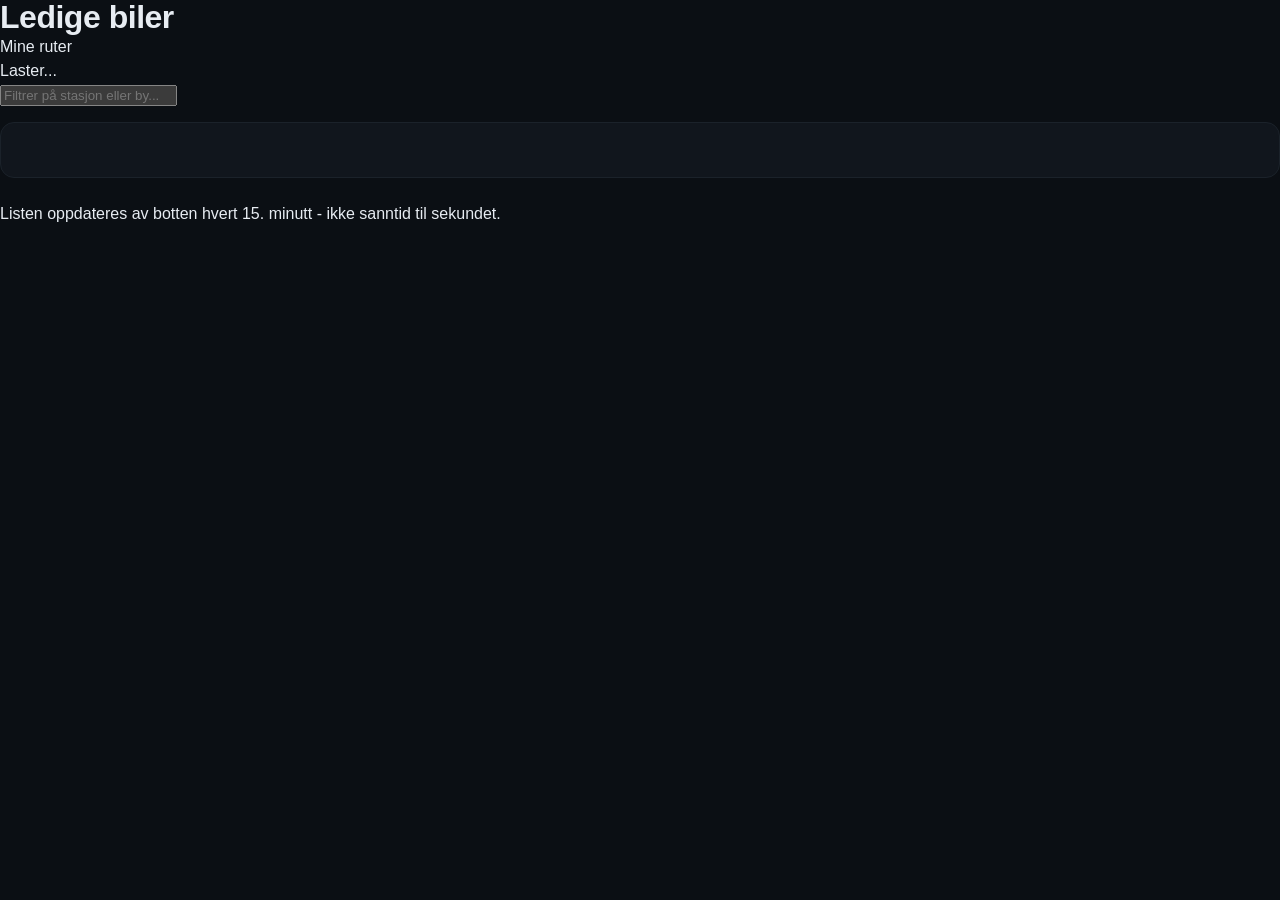
<file: docs/Oversikt.html>
<!DOCTYPE html>
<html lang="no">
<head>
<meta charset="UTF-8" />
<meta name="viewport" content="width=device-width, initial-scale=1.0" />
<title>Ledige biler - Freerider</title>
<link rel="preconnect" href="https://fonts.googleapis.com" />
<link rel="preconnect" href="https://fonts.gstatic.com" crossorigin />
<link href="https://fonts.googleapis.com/css2?family=Oswald:wght@500;600&family=Work+Sans:wght@400;500;600&family=IBM+Plex+Mono:wght@400;500&display=swap" rel="stylesheet" />
<link rel="stylesheet" href="style.css" />
</head>
<body>
<div class="wrap">

  <header class="top">
    <h1>Ledige <span class="free">biler</span></h1>
    <a class="icon-btn" href="index.html" style="text-decoration:none; display:inline-block;">Mine ruter</a>
  </header>
  <p class="subtitle" id="updatedLine">Laster...</p>

  <input type="text" id="filterInput" placeholder="Filtrer på stasjon eller by..." style="margin-bottom:16px;" />

  <div class="panel">
    <div class="route-list" id="liveList"></div>
  </div>

  <footer class="foot">Listen oppdateres av botten hvert 15. minutt - ikke sanntid til sekundet.</footer>
</div>

<script src="oversikt.js"></script>
</body>
</html>
</file>
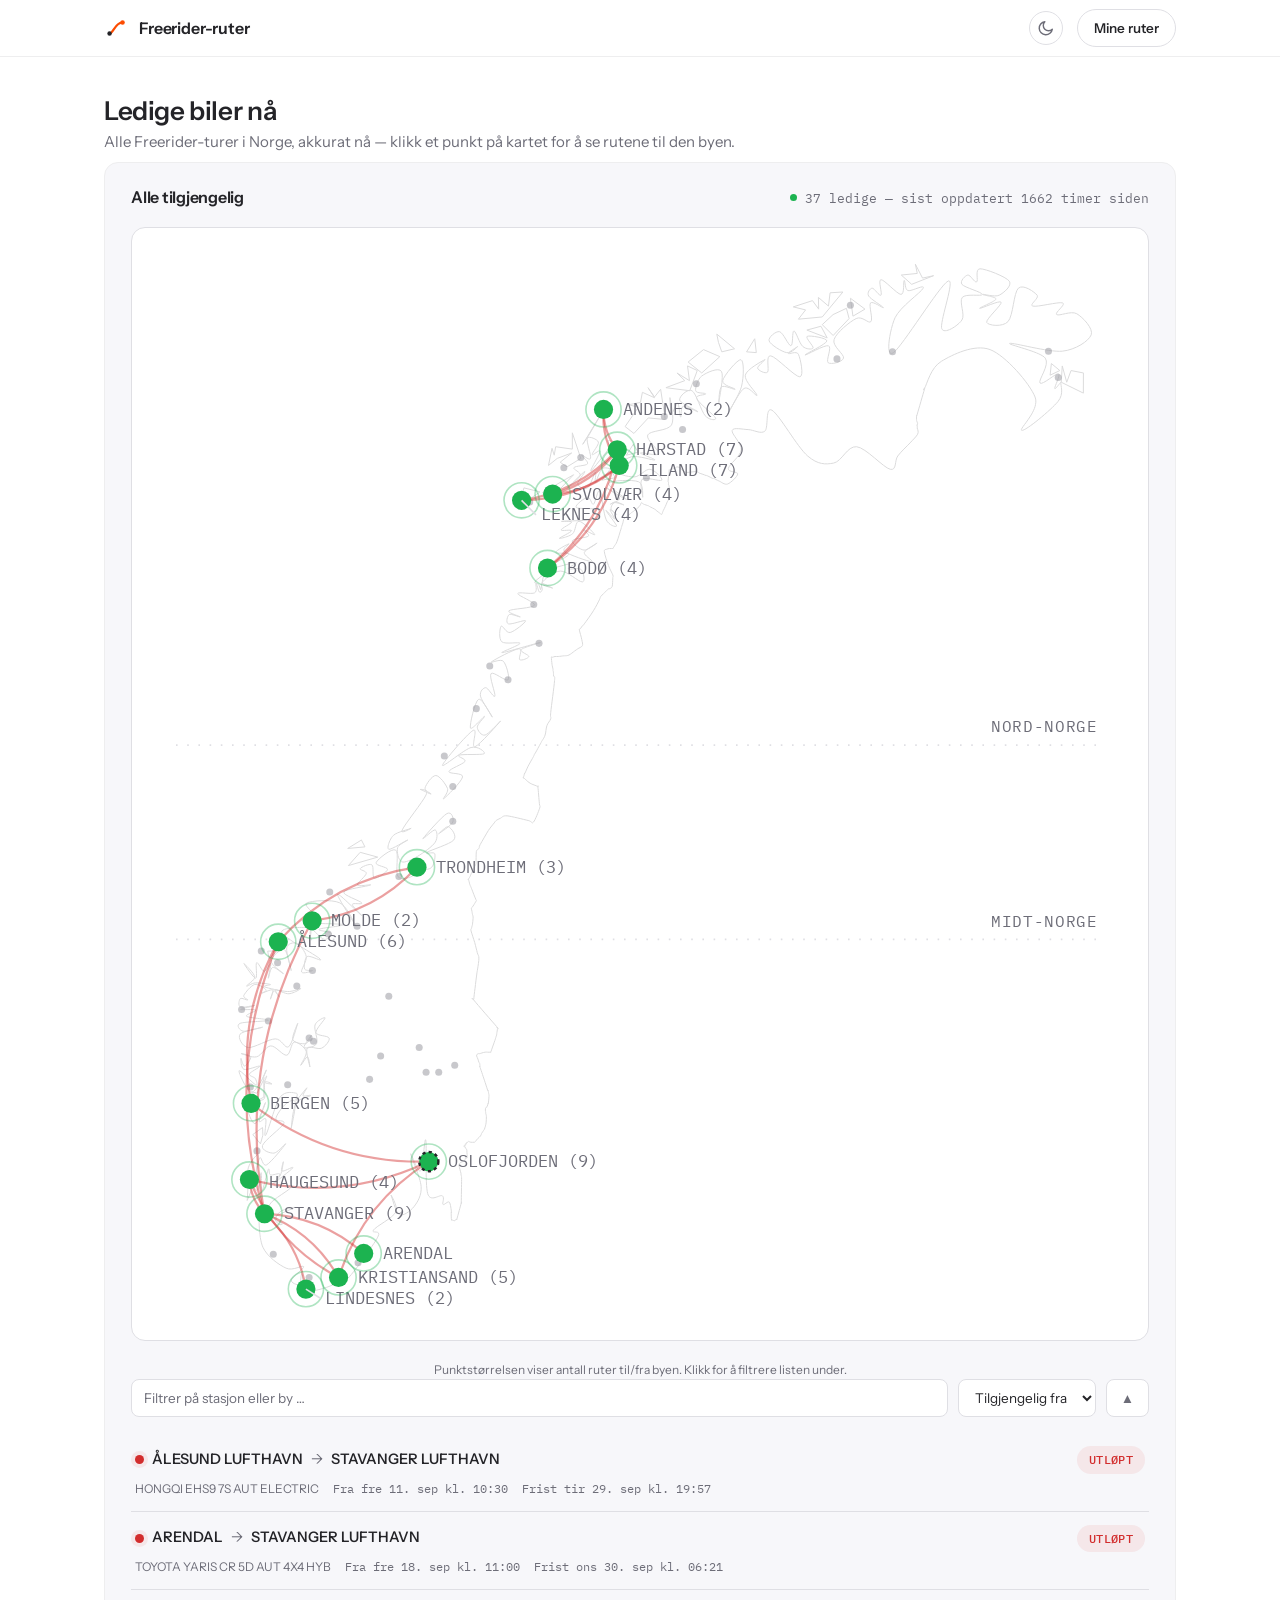
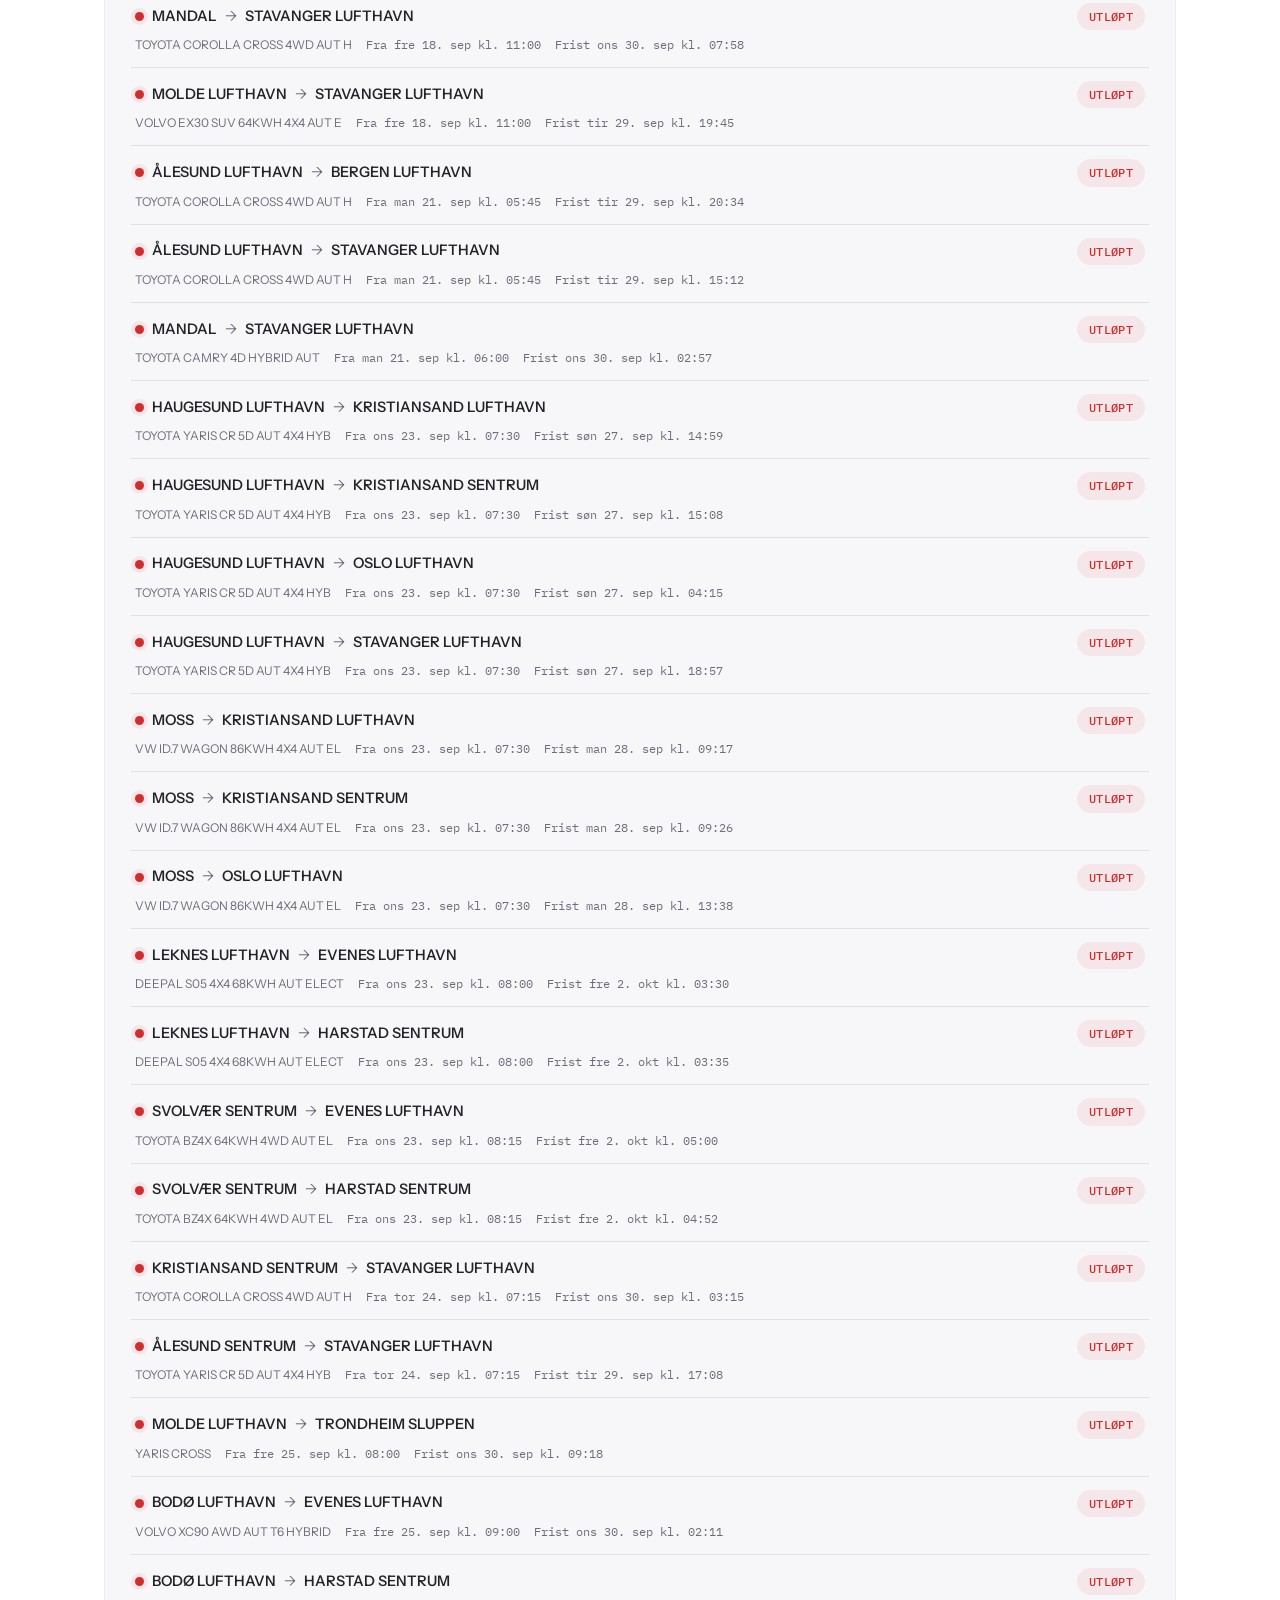
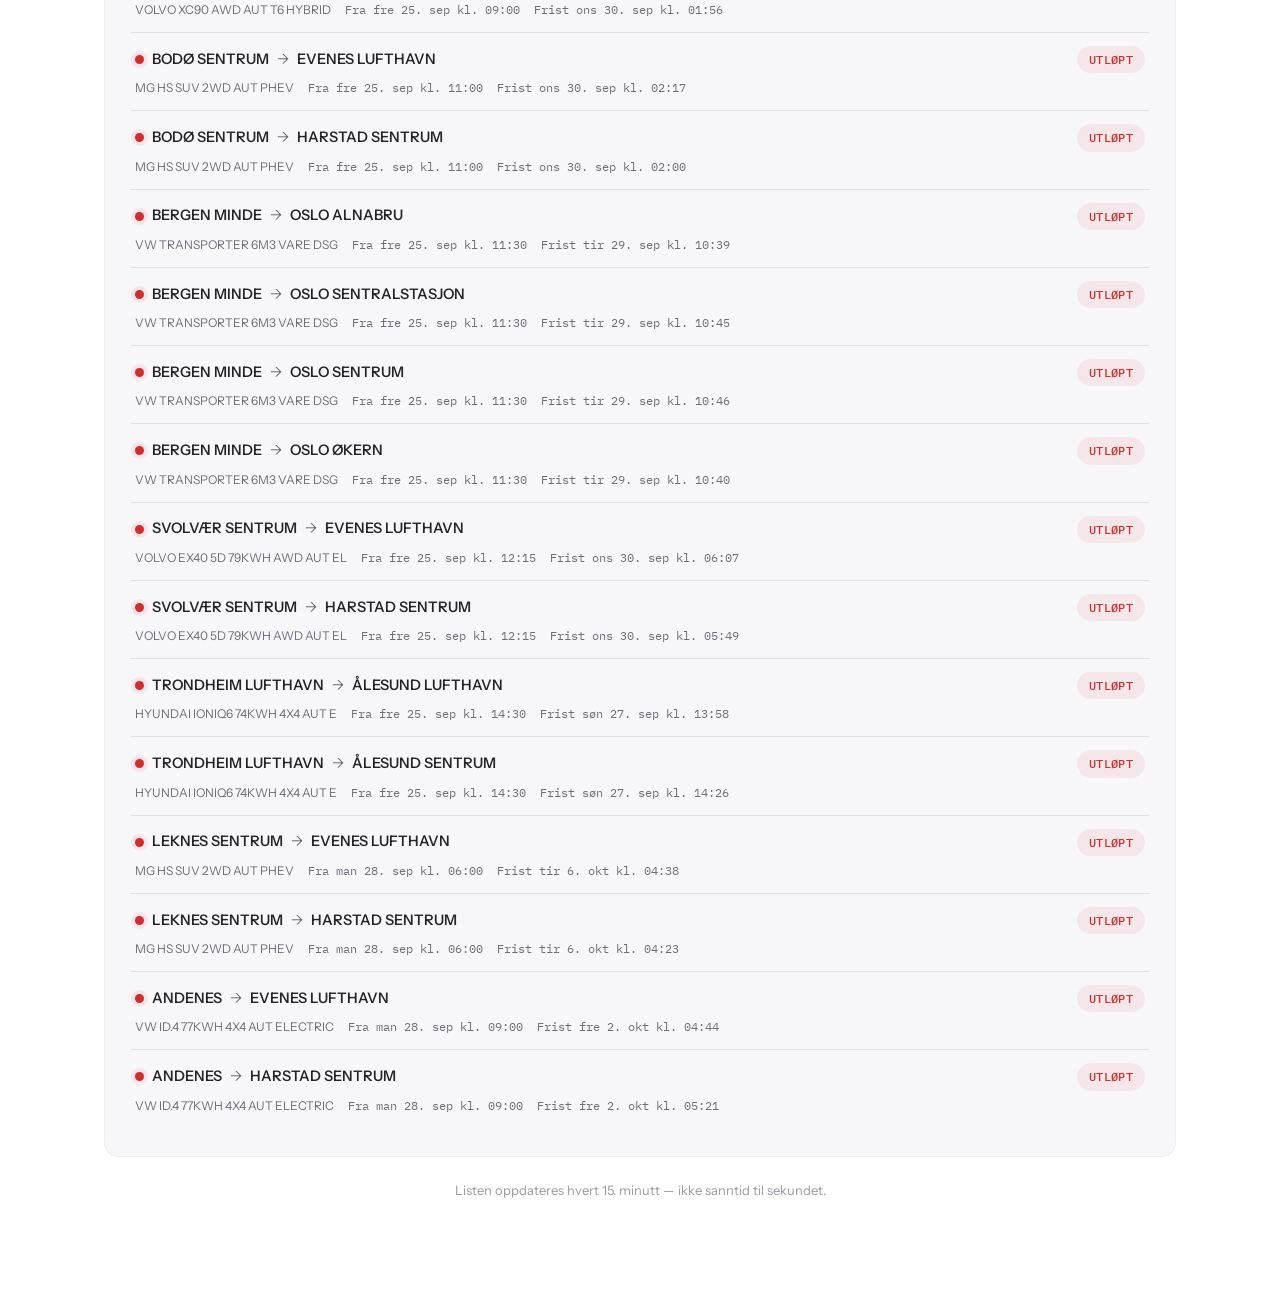
<file: docs/oversikt.html>
<!DOCTYPE html>
<html lang="no">
<head>
<meta charset="UTF-8" />
<script>
  (function () {
    try {
      var saved = localStorage.getItem("ffr-theme");
      var theme = saved || (window.matchMedia("(prefers-color-scheme: light)").matches ? "light" : "dark");
      document.documentElement.dataset.theme = theme;
    } catch (e) {}
  })();
</script>
<meta name="viewport" content="width=device-width, initial-scale=1, viewport-fit=cover" />
<title>Ledige biler — Freerider-ruter</title>
<link rel="icon" type="image/svg+xml" href="data:image/svg+xml,%3Csvg%20xmlns%3D%22http%3A//www.w3.org/2000/svg%22%20viewBox%3D%220%200%2028%2028%22%3E%3Crect%20width%3D%2228%22%20height%3D%2228%22%20rx%3D%227%22%20fill%3D%22%25230b0f14%22/%3E%3Cpath%20d%3D%22M6%2020%20C%2010%2020%2012%208%2020%208%22%20stroke%3D%22%25234c8dff%22%20stroke-width%3D%222.4%22%20fill%3D%22none%22%20stroke-linecap%3D%22round%22/%3E%3Ccircle%20cx%3D%226%22%20cy%3D%2220%22%20r%3D%222.4%22%20fill%3D%22%2523e7ecf2%22/%3E%3Ccircle%20cx%3D%2220%22%20cy%3D%228%22%20r%3D%222.4%22%20fill%3D%22%25234c8dff%22/%3E%3C/svg%3E" />
<link rel="preconnect" href="https://fonts.googleapis.com" />
<link rel="preconnect" href="https://fonts.gstatic.com" crossorigin />
<link href="https://fonts.googleapis.com/css2?family=Instrument+Sans:wght@400;500;590;620&family=IBM+Plex+Mono:wght@400;500&display=swap" rel="stylesheet" />
<link rel="stylesheet" href="style.css" />
</head>
<body>

<nav class="nav">
  <div class="shell nav-row">
    <a class="brand" href="index.html">
      <svg class="brand-mark" viewBox="0 0 28 28" width="26" height="26" aria-hidden="true">
        <rect width="28" height="28" rx="7" fill="var(--surface-raised)" />
        <path d="M6 20 C 10 20 12 8 20 8" stroke="var(--accent)" stroke-width="2.4" fill="none" stroke-linecap="round" />
        <circle cx="6" cy="20" r="2.4" fill="var(--ink)" />
        <circle cx="20" cy="8" r="2.4" fill="var(--accent)" />
      </svg>
      <span class="brand-text">Freerider-ruter</span>
    </a>
    <div class="nav-links"></div>
    <div class="nav-actions">
      <button type="button" id="themeToggleBtn" class="theme-toggle-btn" aria-label="Bytt tema"></button>
      <a class="btn btn-secondary btn-small" href="app.html">Mine ruter</a>
    </div>
  </div>
</nav>

<div class="shell app-header">
  <h1>Ledige biler nå</h1>
  <p>Alle Freerider-turer i Norge, akkurat nå — klikk et punkt på kartet for å se rutene til den byen.</p>
</div>

<div class="shell" style="max-width: var(--max); padding-bottom: 100px;">
  <section class="panel">
    <div class="panel-head">
      <h2>Alle tilgjengelig</h2>
      <div class="board-live">
        <span class="pulse"></span>
        <span id="updatedLine">Laster …</span>
      </div>
    </div>
    <div class="board">
      <div class="board-map-wrap" id="mapWrap"></div>
      <p class="board-map-hint">Punktstørrelsen viser antall ruter til/fra byen. Klikk for å filtrere listen under.</p>

      <div id="selectionBar" class="board-selection" style="display:none;">
        <span id="selectionText"></span>
        <button type="button" id="clearSelectionBtn">Vis alle &#10005;</button>
      </div>

      <div class="board-controls">
        <input type="text" id="filterInput" placeholder="Filtrer på stasjon eller by …" />
        <select id="sortField">
          <option value="available_at">Tilgjengelig fra</option>
          <option value="expire_time">Hentefrist</option>
          <option value="from">Fra (alfabetisk)</option>
          <option value="to">Til (alfabetisk)</option>
          <option value="car_model">Bil (alfabetisk)</option>
        </select>
        <button type="button" id="sortDirBtn" title="Bytt sorteringsretning">&#9650;</button>
      </div>

      <div class="board-list" id="liveList"></div>
    </div>
  </section>

  <p style="font-size:13px; color:var(--ink-tertiary); text-align:center; margin-top:16px;">Listen oppdateres hvert 15. minutt — ikke sanntid til sekundet.</p>
</div>

<script src="theme.js"></script>
<script src="route-map.js"></script>
<script src="oversikt.js"></script>
</body>
</html>
</file>
<file: docs/style.css>
/* ===================================================================
   Freerider-ruter — design system
   Retning: "nattkjøring / instrumentpanel" — mørkt, rolig, med et
   presist lys av rute- og statusfarger, forankret i selve produktet
   (biler, ruter, sanntids-tilgjengelighet) snarere enn en generisk
   mørk SaaS-standard. Inspirert av bilmerker og bildelings-tjenester
   som selv bruker en gjennomført mørk identitet (Polestar, Turo),
   og av avgangstavler/rutekart for selve dataen.
   =================================================================== */

/* ===================================================================
   Freerider-ruter — design system
   To temaer, samme identitet: "nattkjøring / instrumentpanel" i mørk
   modus, en rolig lys variant i lys modus. Begge deler samme rute- og
   statusfarge-logikk (blå aksent, grønn = ledig, oransje = haster),
   forankret i selve produktet snarere enn en generisk SaaS-standard.
   Styres av data-theme på <html>, satt av theme.js.
   =================================================================== */

:root {
  --radius-sm: 8px;
  --radius-md: 14px;
  --radius-lg: 22px;
  --radius-pill: 999px;

  --max: 1120px;
  --max-narrow: 720px;
}

/* --- Mørkt tema (standard, og fallback før theme.js rekker å kjøre) --- */
:root,
:root[data-theme="dark"] {
  color-scheme: dark;

  --ink: #e7ecf2;              /* primærtekst — nesten hvit, ikke ren #fff */
  --ink-secondary: #98a3af;    /* sekundærtekst, bildetekster */
  --ink-tertiary: #62707d;     /* minst fremtredende tekst, placeholders */

  /* Tre lag med overflate — hvert lag lysere enn det forrige, siden
     "heving" i mørk UI betyr lysere, ikke mørkere. */
  --surface: #0b0f14;          /* sidebunn */
  --surface-alt: #11161d;      /* panel/kort ett hakk hevet over bunnen */
  --surface-raised: #161c24;   /* nøstet innhold, aktiv tilstand, to hakk hevet */

  --line: #29323d;
  --line-soft: #1b222a;
  --line-dark: rgba(255, 255, 255, 0.14);

  --accent: #ff7a45;           /* varm oransje, lysnet for kontrast mot mørk bunn */
  --accent-hover: #ff9466;
  --accent-soft: rgba(255, 122, 69, 0.16);

  --available: #3ddc84;        /* rute-grønn: en ledig bil finnes */
  --available-soft: rgba(61, 220, 132, 0.14);

  --urgent: #ff6161;           /* rødt: tydelig forskjellig fra den oransje aksenten */
  --urgent-soft: rgba(255, 97, 97, 0.14);

  --shadow-card: 0 1px 0 rgba(255, 255, 255, 0.03) inset, 0 10px 24px rgba(0, 0, 0, 0.35);
  --shadow-raised: 0 1px 0 rgba(255, 255, 255, 0.04) inset, 0 20px 48px rgba(0, 0, 0, 0.5);

  --nav-blur-bg: rgba(11, 15, 20, 0.74);
  --glow-available: rgba(61, 220, 132, 0.45);
  --glow-available-ring: rgba(61, 220, 132, 0.5);
  --glow-urgent: rgba(255, 97, 97, 0.45);
}

/* --- Lyst tema (Strava-inspirert: hvitt, nesten-svart tekst, én sterk oransje) --- */
:root[data-theme="light"] {
  color-scheme: light;

  --ink: #242428;
  --ink-secondary: #6d6d78;
  --ink-tertiary: #9a9aa3;

  --surface: #ffffff;
  --surface-alt: #f7f7fa;
  --surface-raised: #ffffff;

  --line: #dfdfe4;
  --line-soft: #eeeeef;
  --line-dark: rgba(0, 0, 0, 0.1);

  --accent: #fc4c02;           /* Strava-oransje */
  --accent-hover: #e04401;
  --accent-soft: rgba(252, 76, 2, 0.08);

  --available: #1cb350;
  --available-soft: rgba(28, 179, 80, 0.1);

  --urgent: #d22d2d;
  --urgent-soft: rgba(210, 45, 45, 0.08);

  --shadow-card: 0 1px 2px rgba(0, 0, 0, 0.04), 0 8px 24px rgba(0, 0, 0, 0.05);
  --shadow-raised: 0 2px 6px rgba(0, 0, 0, 0.06), 0 16px 40px rgba(0, 0, 0, 0.08);

  --nav-blur-bg: rgba(255, 255, 255, 0.78);
  --glow-available: rgba(0, 0, 0, 0);
  --glow-available-ring: rgba(31, 122, 77, 0.35);
  --glow-urgent: rgba(0, 0, 0, 0);
}

/* --- Reset ----------------------------------------------------- */

* {
  box-sizing: border-box;
}

html {
  -webkit-text-size-adjust: 100%;
  scroll-behavior: smooth;
  scroll-padding-top: env(safe-area-inset-top, 0px);
}

@media (prefers-reduced-motion: reduce) {
  html {
    scroll-behavior: auto;
  }
  * {
    animation-duration: 0.001ms !important;
    animation-iteration-count: 1 !important;
    transition-duration: 0.001ms !important;
  }
}

html,
body {
  overflow-x: hidden;
}

body {
  margin: 0;
  background: var(--surface);
  color: var(--ink);
  font-family: "Instrument Sans", -apple-system, BlinkMacSystemFont, "Segoe UI",
    sans-serif;
  line-height: 1.5;
  -webkit-font-smoothing: antialiased;
}

img,
svg {
  display: block;
  max-width: 100%;
}

a {
  color: inherit;
}

button,
input,
select {
  font-family: inherit;
}

.mono {
  font-family: "IBM Plex Mono", ui-monospace, Menlo, Consolas, monospace;
  font-feature-settings: "tnum";
}

/* --- Typografi ---------------------------------------------------- */

h1,
h2,
h3,
h4 {
  margin: 0;
  font-weight: 590;
  letter-spacing: -0.015em;
  line-height: 1.08;
}

.display-1 {
  font-size: clamp(38px, 6.4vw, 68px);
  font-weight: 620;
  letter-spacing: -0.025em;
  line-height: 1.04;
}

.display-2 {
  font-size: clamp(30px, 4.4vw, 44px);
  letter-spacing: -0.02em;
  line-height: 1.08;
}

.display-3 {
  font-size: clamp(22px, 2.6vw, 28px);
}

.lede {
  font-size: clamp(17px, 2vw, 21px);
  color: var(--ink-secondary);
  line-height: 1.5;
  max-width: 46ch;
}

p {
  margin: 0;
}

.eyebrow {
  font-size: 14px;
  color: var(--accent);
  font-weight: 600;
  margin: 0 0 10px;
}

/* --- Layout ------------------------------------------------------- */

.shell {
  max-width: var(--max);
  margin: 0 auto;
  padding: 0 24px;
}

.shell-narrow {
  max-width: var(--max-narrow);
  margin: 0 auto;
  padding: 0 24px;
}

section {
  padding: 96px 0;
}

@media (max-width: 720px) {
  section {
    padding: 64px 0;
  }
}

.section-alt {
  background: var(--surface-alt);
}

.section-accent {
  background: var(--accent);
  color: #ffffff;
}

.section-accent .ink-secondary,
.section-accent .lede {
  color: rgba(255, 255, 255, 0.72);
}

.section-accent .eyebrow {
  color: rgba(255, 255, 255, 0.72);
}

/* --- Navigasjon ----------------------------------------------------- */

.nav {
  position: sticky;
  top: env(safe-area-inset-top, 0px);
  z-index: 40;
  background: var(--nav-blur-bg);
  backdrop-filter: saturate(180%) blur(16px);
  -webkit-backdrop-filter: saturate(180%) blur(16px);
  border-bottom: 1px solid var(--line-soft);
}

.nav-row {
  display: flex;
  align-items: center;
  justify-content: space-between;
  height: 56px;
}

.brand {
  display: flex;
  align-items: center;
  gap: 9px;
  font-size: 16px;
  font-weight: 620;
  letter-spacing: -0.01em;
  text-decoration: none;
  color: var(--ink);
}

.brand-mark {
  flex: none;
}

.brand-text {
  white-space: nowrap;
}

.nav-links {
  display: flex;
  align-items: center;
  gap: 28px;
  font-size: 14.5px;
}

.nav-links a {
  text-decoration: none;
  color: var(--ink-secondary);
}

.nav-links a:hover {
  color: var(--ink);
}

.nav-actions {
  display: flex;
  align-items: center;
  gap: 14px;
}

@media (max-width: 640px) {
  .nav-links {
    display: none;
  }
  .app-nav .nav-links {
    display: flex;
    font-size: 13px;
    gap: 12px;
  }
  .nav-actions {
    gap: 8px;
  }
  .brand {
    font-size: 15px;
  }
}

@media (max-width: 480px) {
  .brand-text {
    display: none;
  }
}

@media (max-width: 420px) {
  .app-user .email {
    display: none;
  }
}

/* --- Knapper -------------------------------------------------------- */

.btn {
  display: inline-flex;
  align-items: center;
  justify-content: center;
  gap: 8px;
  font-size: 15px;
  font-weight: 560;
  border-radius: var(--radius-pill);
  padding: 11px 22px;
  border: 1px solid transparent;
  cursor: pointer;
  text-decoration: none;
  white-space: nowrap;
  transition: background 0.15s ease, border-color 0.15s ease, color 0.15s ease,
    transform 0.15s ease;
}

.btn:active {
  transform: scale(0.98);
}

.btn-primary {
  background: var(--accent);
  color: #fff;
}

.btn-primary:hover {
  background: var(--accent-hover);
}

.btn-secondary {
  background: var(--surface);
  color: var(--ink);
  border-color: var(--line);
}

.btn-secondary:hover {
  border-color: var(--ink-tertiary);
}

.btn-on-accent {
  background: #ffffff;
  color: var(--accent);
  border-color: transparent;
}

.btn-on-accent:hover {
  background: #eef4ff;
}

.btn-text {
  background: none;
  border: none;
  padding: 4px 0;
  color: var(--accent);
  font-weight: 560;
  font-size: 15px;
  cursor: pointer;
}

.btn-small {
  padding: 8px 16px;
  font-size: 13.5px;
}

.theme-toggle-btn {
  display: inline-flex;
  align-items: center;
  justify-content: center;
  width: 34px;
  height: 34px;
  border-radius: 50%;
  border: 1px solid var(--line);
  background: var(--surface);
  color: var(--ink-secondary);
  cursor: pointer;
  flex: none;
  padding: 0;
}

.theme-toggle-btn:hover {
  color: var(--ink);
  border-color: var(--ink-tertiary);
}

.btn-block {
  width: 100%;
}

.btn:disabled {
  opacity: 0.5;
  cursor: default;
}

button:focus-visible,
a:focus-visible,
input:focus-visible {
  outline: 2px solid var(--accent);
  outline-offset: 2px;
}

/* --- Hero ------------------------------------------------------------- */

.hero {
  padding: 88px 0 40px;
  text-align: center;
}

.hero-actions {
  display: flex;
  gap: 14px;
  flex-wrap: wrap;
  justify-content: center;
  margin-top: 30px;
}

.hero .lede {
  margin: 18px auto 0;
  text-align: center;
}

.hero-art {
  margin-top: 64px;
}

/* --- Funksjoner (vekslende) --------------------------------------------- */

.feature-row {
  display: grid;
  grid-template-columns: 1fr 1fr;
  gap: 72px;
  align-items: center;
}

.feature-row + .feature-row {
  margin-top: 104px;
}

.feature-row.reverse .feature-copy {
  order: 2;
}

.feature-copy h3 {
  font-size: clamp(24px, 3vw, 32px);
  margin-bottom: 14px;
}

.feature-copy p {
  color: var(--ink-secondary);
  font-size: 17px;
  line-height: 1.6;
  max-width: 42ch;
}

.feature-art {
  background: var(--surface-alt);
  border-radius: var(--radius-lg);
  padding: 40px;
  display: flex;
  align-items: center;
  justify-content: center;
  min-height: 280px;
}

@media (max-width: 860px) {
  .feature-row,
  .feature-row.reverse .feature-copy {
    grid-template-columns: 1fr;
    order: initial;
  }
  .feature-row {
    display: flex;
    flex-direction: column;
    gap: 32px;
  }
  .feature-row.reverse {
    flex-direction: column;
  }
}

/* --- Steg (genuint sekvensielt, derfor nummerert) --------------------- */

.steps {
  display: grid;
  grid-template-columns: repeat(3, 1fr);
  gap: 40px;
  margin-top: 56px;
}

@media (max-width: 780px) {
  .steps {
    grid-template-columns: 1fr;
    gap: 36px;
  }
}

.step-num {
  font-family: "IBM Plex Mono", monospace;
  font-size: 14px;
  color: var(--accent);
  border: 1px solid var(--line);
  width: 30px;
  height: 30px;
  border-radius: 50%;
  display: flex;
  align-items: center;
  justify-content: center;
  margin-bottom: 18px;
}

.step h4 {
  font-size: 18px;
  margin-bottom: 8px;
}

.step p {
  color: var(--ink-secondary);
  font-size: 15px;
  line-height: 1.6;
}

/* --- CTA-bånd ----------------------------------------------------------- */

.cta-band {
  text-align: center;
}

.cta-band .display-2 {
  margin-bottom: 22px;
}

/* --- Footer --------------------------------------------------------- */

.site-footer {
  border-top: 1px solid var(--line-soft);
  padding: 40px 0;
}

.footer-row {
  display: flex;
  justify-content: space-between;
  align-items: center;
  flex-wrap: wrap;
  gap: 16px;
  font-size: 13.5px;
  color: var(--ink-tertiary);
}

.footer-row a {
  color: var(--ink-tertiary);
  text-decoration: none;
}

.footer-row a:hover {
  color: var(--ink-secondary);
}

.footer-links {
  display: flex;
  gap: 20px;
}

/* --- Auth-kort (login/signup) ---------------------------------------- */

.auth-shell {
  min-height: 100vh;
  display: flex;
  flex-direction: column;
}

.auth-center {
  flex: 1;
  display: flex;
  align-items: center;
  justify-content: center;
  padding: 40px 20px;
}

.auth-card {
  width: 100%;
  max-width: 380px;
  background: var(--surface-alt);
  border: 1px solid var(--line-soft);
  border-radius: var(--radius-lg);
  padding: 36px 30px;
  box-shadow: var(--shadow-raised);
}

.auth-card h1 {
  font-size: 24px;
  text-align: center;
  margin-bottom: 6px;
}

.auth-card .sub {
  text-align: center;
  color: var(--ink-secondary);
  font-size: 14.5px;
  margin-bottom: 32px;
}

.auth-tabs {
  display: flex;
  background: var(--surface);
  border-radius: var(--radius-pill);
  padding: 4px;
  margin-bottom: 28px;
}

.auth-tabs button {
  flex: 1;
  border: none;
  background: none;
  padding: 9px;
  border-radius: var(--radius-pill);
  font-size: 14px;
  font-weight: 560;
  color: var(--ink-secondary);
  cursor: pointer;
}

.auth-tabs button.active {
  background: var(--surface-raised);
  color: var(--ink);
  box-shadow: var(--shadow-card);
}

.field {
  margin-bottom: 16px;
}

.field label {
  display: block;
  font-size: 13px;
  color: var(--ink-secondary);
  margin-bottom: 6px;
}

.field input {
  width: 100%;
  background: var(--surface);
  border: 1px solid var(--line);
  border-radius: var(--radius-sm);
  padding: 12px 14px;
  font-size: 15px;
  color: var(--ink);
}

.field input:focus {
  border-color: var(--accent);
  outline: none;
  box-shadow: 0 0 0 3px var(--accent-soft);
}

.auth-status {
  font-size: 13.5px;
  border-radius: var(--radius-sm);
  padding: 10px 12px;
  margin-bottom: 16px;
  display: none;
}

.auth-status.show {
  display: block;
}

.auth-status.error {
  background: var(--urgent-soft);
  color: var(--urgent);
}

.auth-status.success {
  background: var(--available-soft);
  color: var(--available);
}

.auth-foot {
  text-align: center;
  margin-top: 22px;
  font-size: 13.5px;
  color: var(--ink-secondary);
}

.auth-foot a {
  color: var(--accent);
  text-decoration: none;
}

/* --- App-header (innlogget) -------------------------------------------- */

.app-nav {
  border-bottom: 1px solid var(--line-soft);
  background: var(--surface);
}

.app-nav .nav-row {
  height: 64px;
}

.app-user {
  display: flex;
  align-items: center;
  gap: 14px;
  font-size: 14px;
  color: var(--ink-secondary);
}

.app-user .email {
  color: var(--ink);
  font-weight: 560;
}

.app-header {
  padding-top: 40px;
  padding-bottom: 8px;
}

.app-header h1 {
  font-size: 26px;
}

.app-header p {
  color: var(--ink-secondary);
  margin-top: 6px;
  font-size: 15px;
}

/* --- Paneler (dashbord) -------------------------------------------- */

.panel {
  background: var(--surface-alt);
  border: 1px solid var(--line-soft);
  border-radius: var(--radius-md);
  padding: 26px 26px 28px;
  margin-bottom: 24px;
}

.panel-head {
  display: flex;
  align-items: center;
  justify-content: space-between;
  gap: 8px 12px;
  flex-wrap: wrap;
  margin-bottom: 20px;
}

.panel-head h2 {
  font-size: 16px;
  font-weight: 620;
}

.panel-head .hint {
  font-size: 13px;
  color: var(--ink-tertiary);
}

/* Telegram-tilkobling: statuslinje med prikk, ikke et generisk SaaS-kort */

.connect-row {
  display: flex;
  align-items: center;
  justify-content: space-between;
  gap: 16px;
  flex-wrap: wrap;
}

.connect-status {
  display: flex;
  align-items: center;
  gap: 10px;
  font-size: 14.5px;
}

.dot {
  width: 9px;
  height: 9px;
  border-radius: 50%;
  background: var(--ink-tertiary);
  flex: none;
}

.dot.on {
  background: var(--available);
  box-shadow: 0 0 0 4px var(--available-soft);
}

.dot.off {
  background: var(--ink-tertiary);
}

.dot.urgent {
  background: var(--urgent);
  box-shadow: 0 0 0 4px var(--urgent-soft);
}

/* --- Legg til rute --------------------------------------------------- */

.add-grid {
  display: grid;
  grid-template-columns: 1fr auto 1fr;
  align-items: end;
  gap: 12px;
}

.add-grid .arrow-col {
  color: var(--accent);
  padding-bottom: 13px;
  font-size: 17px;
}

@media (max-width: 560px) {
  .add-grid {
    grid-template-columns: 1fr;
  }
  .add-grid .arrow-col {
    text-align: center;
    padding: 0;
  }
}

.mode-toggle {
  display: flex;
  gap: 8px;
  margin-bottom: 12px;
}

.mode-toggle button {
  flex: 1;
  background: var(--surface);
  border: 1px solid transparent;
  color: var(--ink-secondary);
  border-radius: var(--radius-sm);
  padding: 8px;
  font-size: 13px;
  cursor: pointer;
}

.mode-toggle button.active {
  border-color: var(--accent);
  color: var(--accent);
  background: var(--accent-soft);
}

.field input[list] {
  margin-bottom: 0;
}

/* --- Ruteliste ---------------------------------------------------------- */

.route-list {
  display: flex;
  flex-direction: column;
  gap: 12px;
}

.route-card {
  position: relative;
  background: var(--surface-raised);
  border-radius: var(--radius-sm);
  padding: 16px 20px;
  display: flex;
  align-items: center;
  justify-content: space-between;
  gap: 16px;
  flex-wrap: wrap;
}

.route-path {
  display: flex;
  align-items: baseline;
  gap: 10px;
  font-size: 15px;
  font-weight: 560;
}

.route-arrow {
  color: var(--accent);
}

.route-meta {
  font-size: 13px;
  color: var(--ink-secondary);
}

.remove-btn {
  background: none;
  border: none;
  color: var(--urgent);
  font-size: 13px;
  cursor: pointer;
  padding: 0;
}

.remove-btn:hover {
  text-decoration: underline;
}

.empty-state {
  color: var(--ink-tertiary);
  font-size: 14px;
  padding: 6px 0;
}

/* --- Statusmeldinger (skjema) -------------------------------------------- */

.status {
  border-radius: var(--radius-sm);
  padding: 11px 14px;
  font-size: 13.5px;
  margin-bottom: 18px;
  display: none;
}

.status.show {
  display: block;
}

.status.error {
  background: var(--urgent-soft);
  color: var(--urgent);
}

.status.success {
  background: var(--available-soft);
  color: var(--available);
}

.status.info {
  background: var(--surface-alt);
  color: var(--ink-secondary);
}

/* --- Illustrasjoner (SVG) ------------------------------------------------- */

.illo-stroke {
  stroke: var(--ink);
  fill: none;
}

.illo-accent {
  stroke: var(--accent);
}

.illo-available {
  stroke: var(--available);
}

.illo-dot {
  fill: var(--ink);
}

/* ===================================================================
   "Tavle" — avgangstavle/rutekart-modul for levende data.
   Egen, bevisst mørk visuell modus for seksjonene som viser sanntids-
   tilgjengelighet: inspirert av flyplass-avgangstavler og flyselskapers
   skjematiske rutekart, ikke av generiske dashboard-kort. Resten av
   siden forblir lys — dette er et bevisst kontrastvalg for "levende
   data", ikke en global mørk modus.
   =================================================================== */

/* ===================================================================
   "Tavle" — avgangstavle/rutekart-modul for levende data.
   Nå en del av sidens generelle mørke identitet (se :root), ikke en
   egen kontrast-modus — modulen her definerer bare LAYOUT (rutenett,
   rader, puls-animasjon) og gjenbruker fargetokens fra resten av
   systemet, i tradisjonen til flyplass-avgangstavler og flyselskapers
   skjematiske rutekart.
   =================================================================== */

.board {
  background: var(--surface-alt);
  border: 1px solid var(--line-soft);
  border-radius: var(--radius-lg);
  padding: 28px;
  color: var(--ink);
}

.panel .board {
  background: none;
  border: none;
  padding: 0;
}

@media (max-width: 640px) {
  .board {
    padding: 18px 14px;
    border-radius: var(--radius-md);
  }
  .panel .board {
    padding: 0;
  }
}

.board-head {
  display: flex;
  align-items: baseline;
  justify-content: space-between;
  gap: 12px;
  margin-bottom: 18px;
  flex-wrap: wrap;
}

.board-head h2,
.board-head h1 {
  color: var(--ink);
  font-size: 18px;
}

.board-live {
  display: flex;
  align-items: center;
  gap: 8px;
  font-family: "IBM Plex Mono", monospace;
  font-size: 12.5px;
  color: var(--ink-secondary);
}

.board-live .pulse {
  width: 7px;
  height: 7px;
  border-radius: 50%;
  background: var(--available);
  box-shadow: 0 0 0 0 var(--available-soft);
  animation: board-pulse 2.2s ease-out infinite;
}

@keyframes board-pulse {
  0% {
    box-shadow: 0 0 0 0 var(--glow-available-ring);
  }
  70% {
    box-shadow: 0 0 0 7px rgba(0, 0, 0, 0);
  }
  100% {
    box-shadow: 0 0 0 0 rgba(0, 0, 0, 0);
  }
}

@media (prefers-reduced-motion: reduce) {
  .board-live .pulse {
    animation: none;
  }
}

/* --- Kartet ----------------------------------------------------------- */

.board-map-wrap {
  background: var(--surface-raised);
  border: 1px solid var(--line);
  border-radius: var(--radius-md);
  padding: 12px;
  margin-bottom: 20px;
  overflow: hidden;
}

.board-map-wrap svg {
  display: block;
  width: 100%;
  height: auto;
}

.map-outline {
  fill: none;
  stroke: var(--ink);
  stroke-width: 1;
  opacity: 0.22;
  vector-effect: non-scaling-stroke;
}

:root[data-theme="light"] .map-outline {
  opacity: 0.16;
}

.map-region-label {
  font-family: "IBM Plex Mono", monospace;
  font-size: 10px;
  letter-spacing: 0.04em;
  fill: var(--ink-secondary);
}

.map-node-dim {
  fill: var(--ink-tertiary);
  opacity: 0.55;
}

.map-node {
  fill: var(--available);
  cursor: pointer;
  transition: r 0.15s ease;
}

.map-node:hover,
.map-node.active {
  fill: var(--ink);
}

.map-node-ring {
  fill: none;
  stroke: var(--available);
  stroke-width: 1;
  opacity: 0.35;
  pointer-events: none;
}

.map-node-cluster {
  stroke: var(--ink);
  stroke-width: 1.5;
  stroke-dasharray: 2 2;
}

.map-expand-btn {
  display: block;
  margin: 10px auto 0;
  background: none;
  border: 1px solid var(--line);
  color: var(--ink-secondary);
  border-radius: var(--radius-pill);
  padding: 6px 16px;
  font-size: 12.5px;
  cursor: pointer;
}

.map-expand-btn:hover {
  color: var(--ink);
  border-color: var(--ink-tertiary);
}

.map-label {
  font-family: "IBM Plex Mono", monospace;
  font-size: 10.5px;
  fill: var(--ink-secondary);
  pointer-events: none;
  transition: fill 0.15s ease;
}

.map-label.active {
  fill: var(--ink);
}

.map-arc {
  fill: none;
  stroke: var(--available);
  stroke-width: 1.4;
  opacity: 0.45;
  cursor: pointer;
  transition: opacity 0.15s ease, stroke-width 0.15s ease;
}

.map-arc.urgent {
  stroke: var(--urgent);
}

.map-arc:hover,
.map-arc.active {
  opacity: 1;
  stroke-width: 2.2;
}

.map-arc.dimmed {
  opacity: 0.08;
}

.map-arrow {
  fill: var(--available);
  opacity: 0.55;
  cursor: pointer;
  transition: opacity 0.15s ease;
  pointer-events: none;
}

.map-arrow.urgent {
  fill: var(--urgent);
}

.map-arrow.active {
  opacity: 1;
}

.map-arrow.dimmed {
  opacity: 0.08;
}

.map-node.dimmed,
.map-label.dimmed {
  opacity: 0.25;
}

.board-map-hint {
  font-size: 12px;
  color: var(--ink-secondary);
  text-align: center;
  margin-top: 2px;
}

.board-selection {
  display: flex;
  align-items: center;
  justify-content: space-between;
  gap: 12px;
  background: var(--surface-raised);
  border: 1px solid var(--line);
  border-radius: var(--radius-sm);
  padding: 10px 16px;
  margin-bottom: 16px;
  font-size: 13.5px;
}

.board-selection button {
  background: none;
  border: none;
  color: var(--ink-secondary);
  font-size: 12.5px;
  cursor: pointer;
  padding: 0;
}

.board-selection button:hover {
  color: var(--ink);
}

/* --- Avgangslisten ------------------------------------------------------ */

.board-list {
  display: flex;
  flex-direction: column;
}

.board-row {
  display: grid;
  grid-template-columns: 1fr auto;
  align-items: center;
  gap: 6px 16px;
  padding: 13px 4px;
  border-bottom: 1px solid var(--line);
}

.board-row:last-child {
  border-bottom: none;
}

.board-route {
  min-width: 0;
  font-size: 14.5px;
  font-weight: 560;
  display: flex;
  align-items: baseline;
  gap: 8px;
  flex-wrap: wrap;
}

.board-route .dot {
  align-self: center;
}

.board-route .arrow {
  color: var(--ink-secondary);
  font-weight: 400;
}

.board-meta {
  grid-column: 1 / -1;
  min-width: 0;
  font-family: "IBM Plex Mono", monospace;
  font-size: 12px;
  color: var(--ink-secondary);
  display: flex;
  gap: 14px;
  flex-wrap: wrap;
}

.board-meta .car {
  font-family: "Instrument Sans", sans-serif;
  color: var(--ink-secondary);
}

.board-countdown {
  font-family: "IBM Plex Mono", monospace;
  font-size: 11.5px;
  font-weight: 500;
  letter-spacing: 0.03em;
  text-transform: uppercase;
  color: var(--available);
  background: var(--available-soft);
  text-shadow: 0 0 10px var(--glow-available);
  border-radius: var(--radius-pill);
  padding: 5px 12px;
  white-space: nowrap;
}

.board-countdown.urgent {
  color: var(--urgent);
  background: var(--urgent-soft);
  text-shadow: 0 0 10px var(--glow-urgent);
}

.board-empty {
  color: var(--ink-secondary);
  font-size: 14px;
  padding: 20px 4px;
  text-align: center;
}

.board-controls {
  display: flex;
  gap: 10px;
  margin-bottom: 16px;
  flex-wrap: wrap;
}

.board-controls input,
.board-controls select {
  background: var(--surface-raised);
  border: 1px solid var(--line);
  color: var(--ink);
  border-radius: var(--radius-sm);
  padding: 9px 12px;
  font-size: 13.5px;
}

.board-controls input {
  flex: 1;
  min-width: 160px;
}

.board-controls input::placeholder {
  color: var(--ink-secondary);
}

.board-controls button {
  background: var(--surface-raised);
  border: 1px solid var(--line);
  color: var(--ink-secondary);
  border-radius: var(--radius-sm);
  padding: 9px 14px;
  font-size: 13.5px;
  cursor: pointer;
}

.board-controls button:hover {
  color: var(--ink);
  border-color: var(--ink-tertiary);
}
</file>
